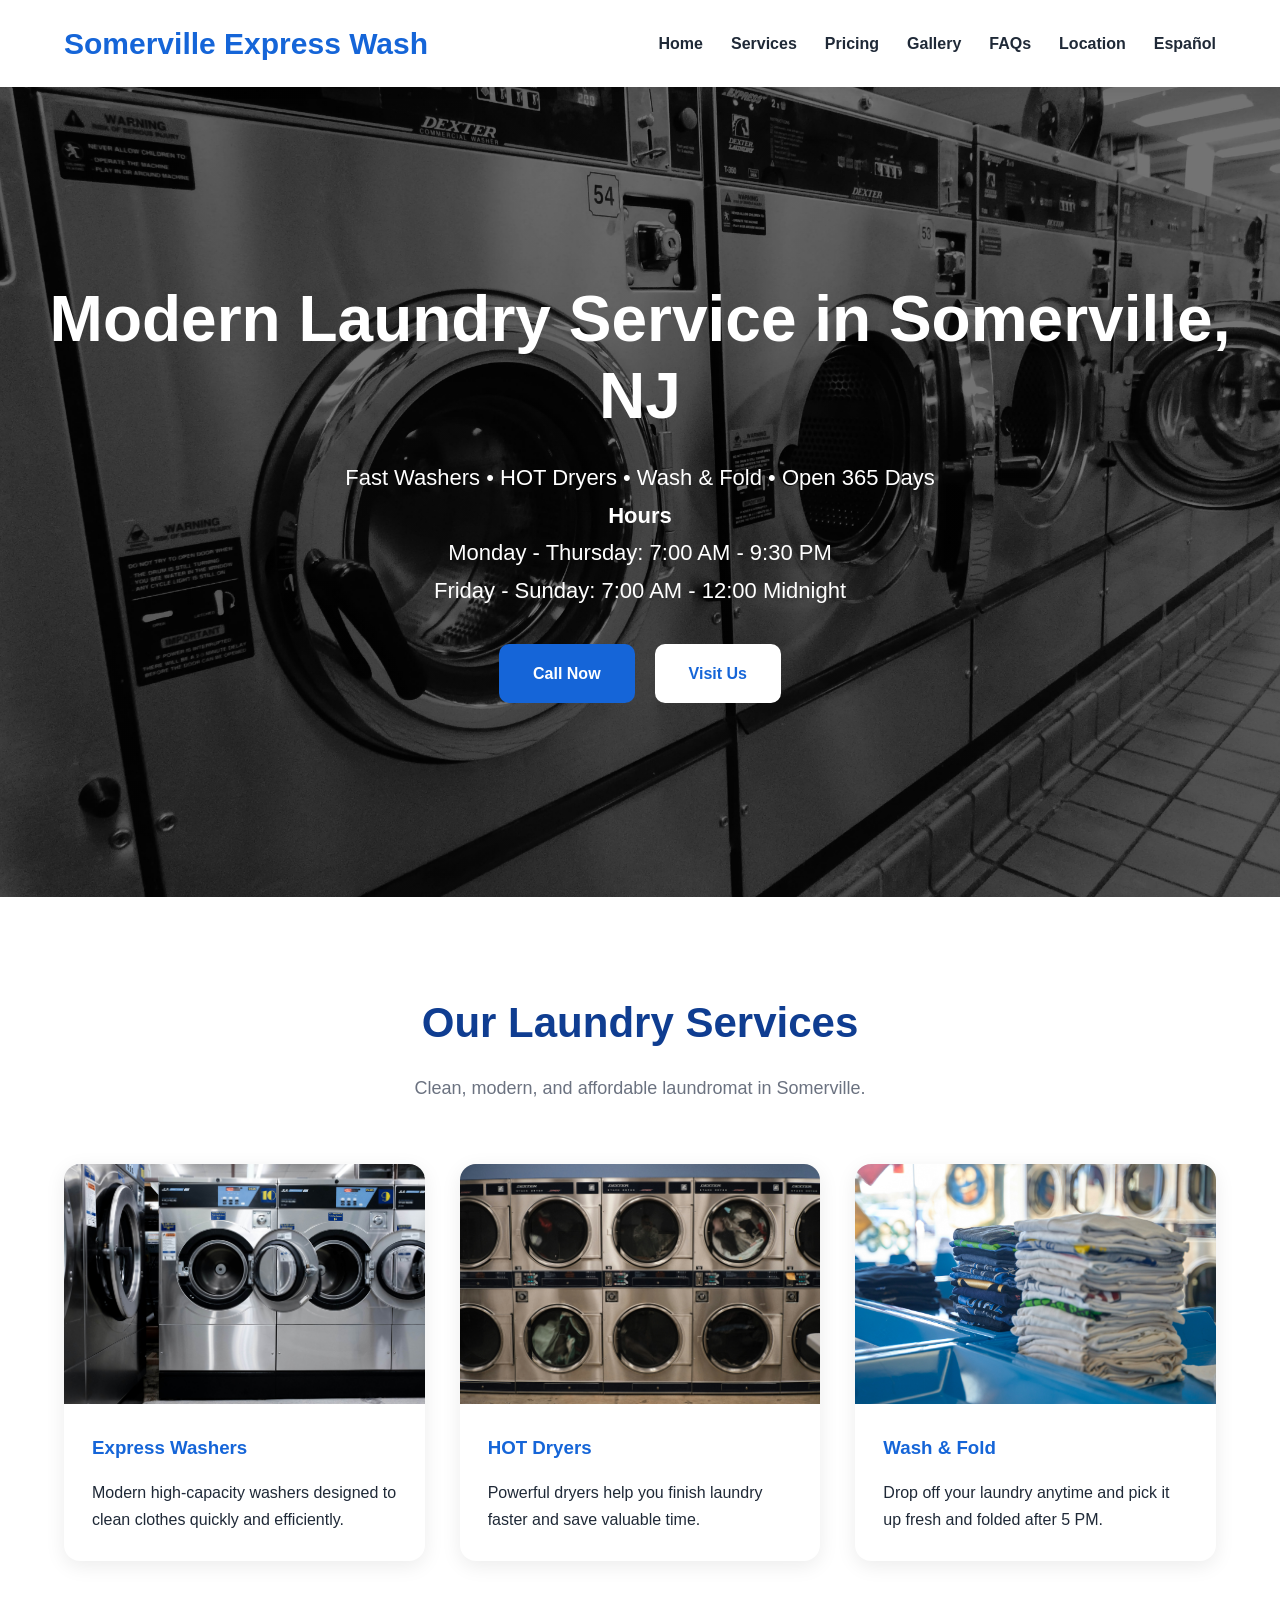
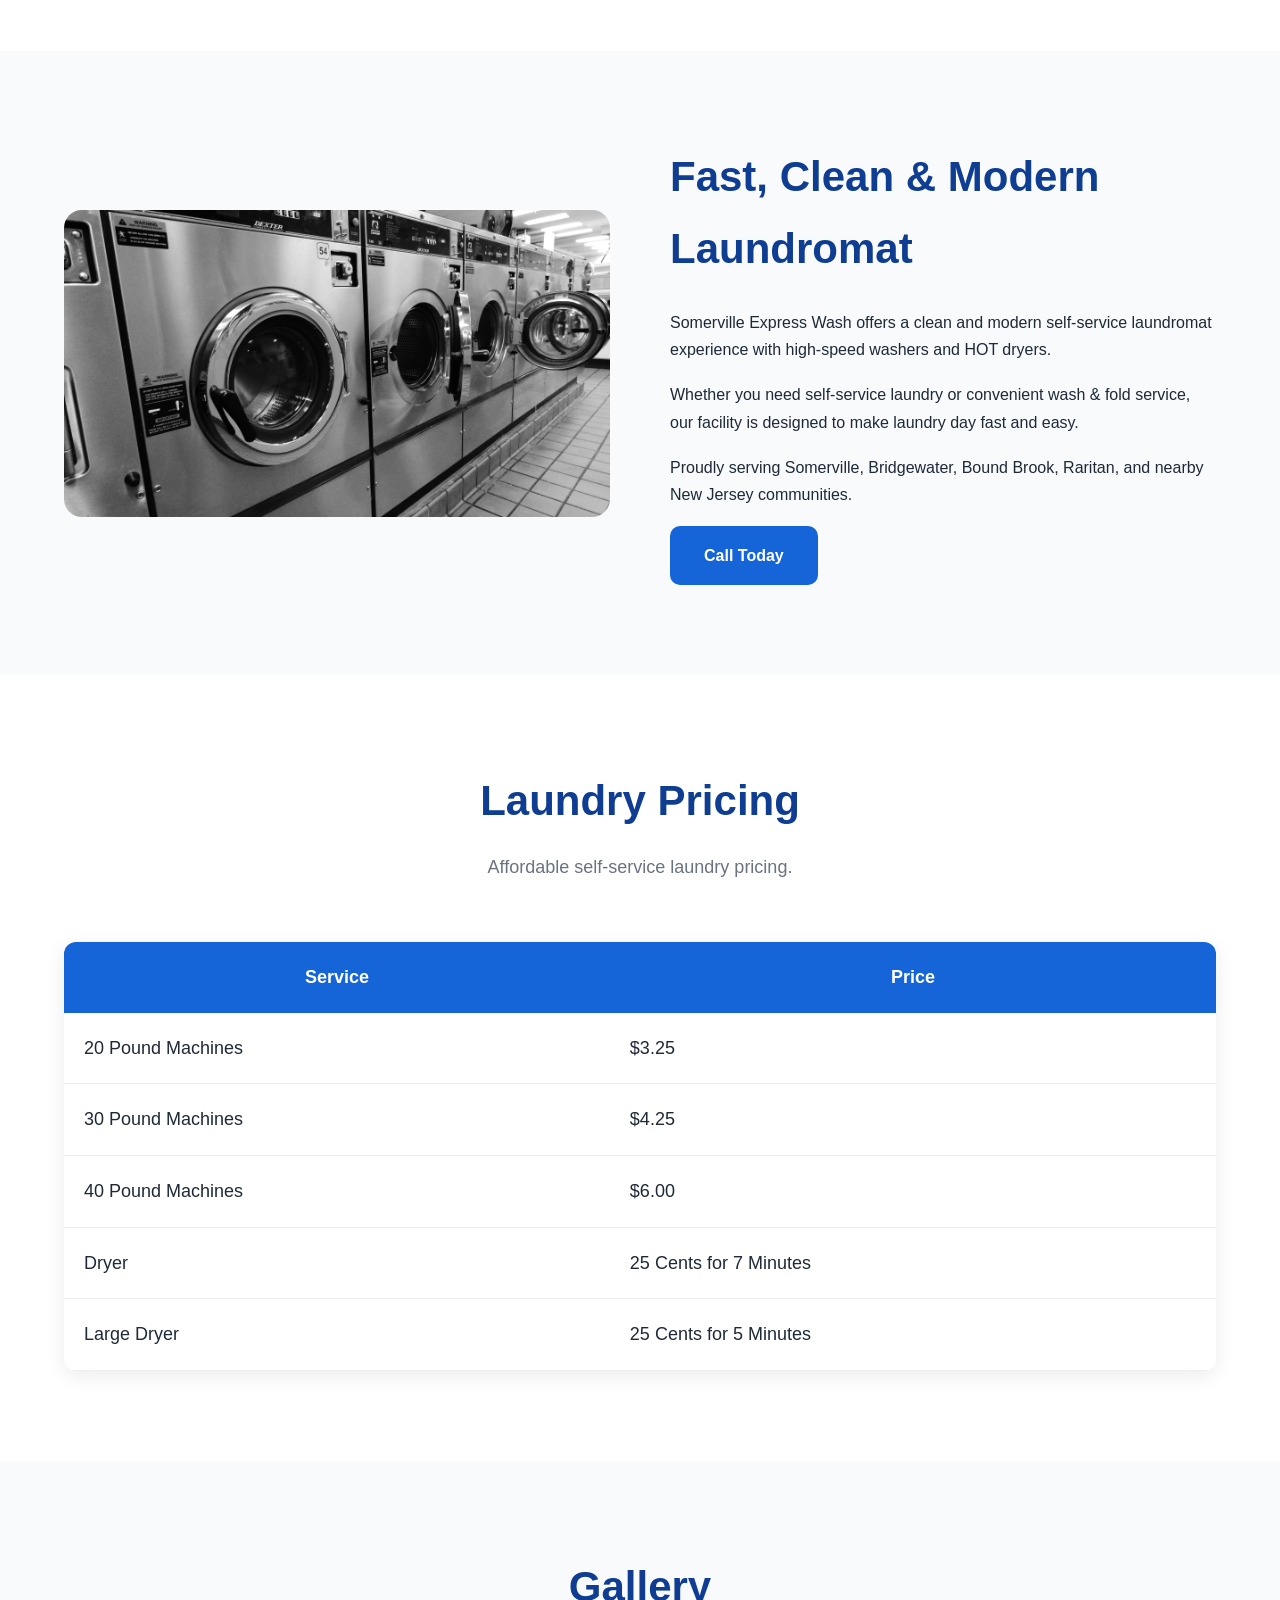
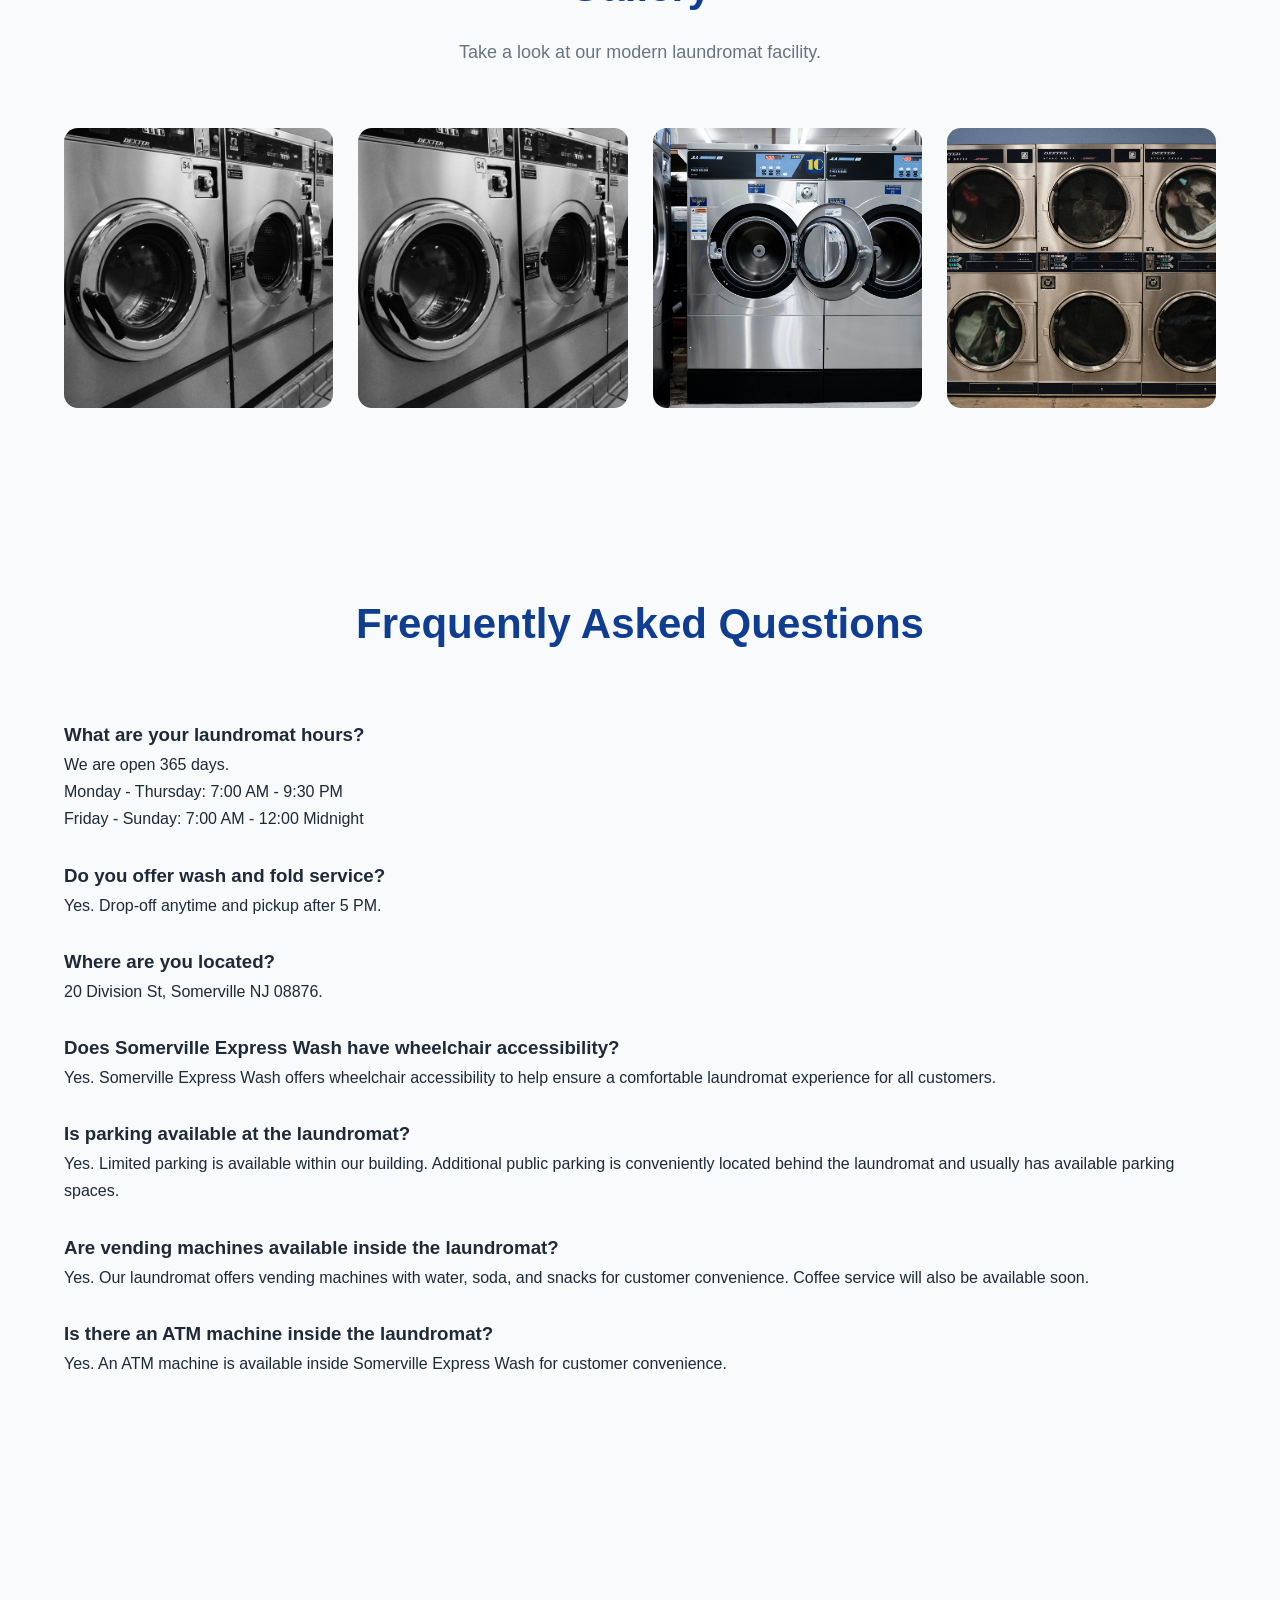
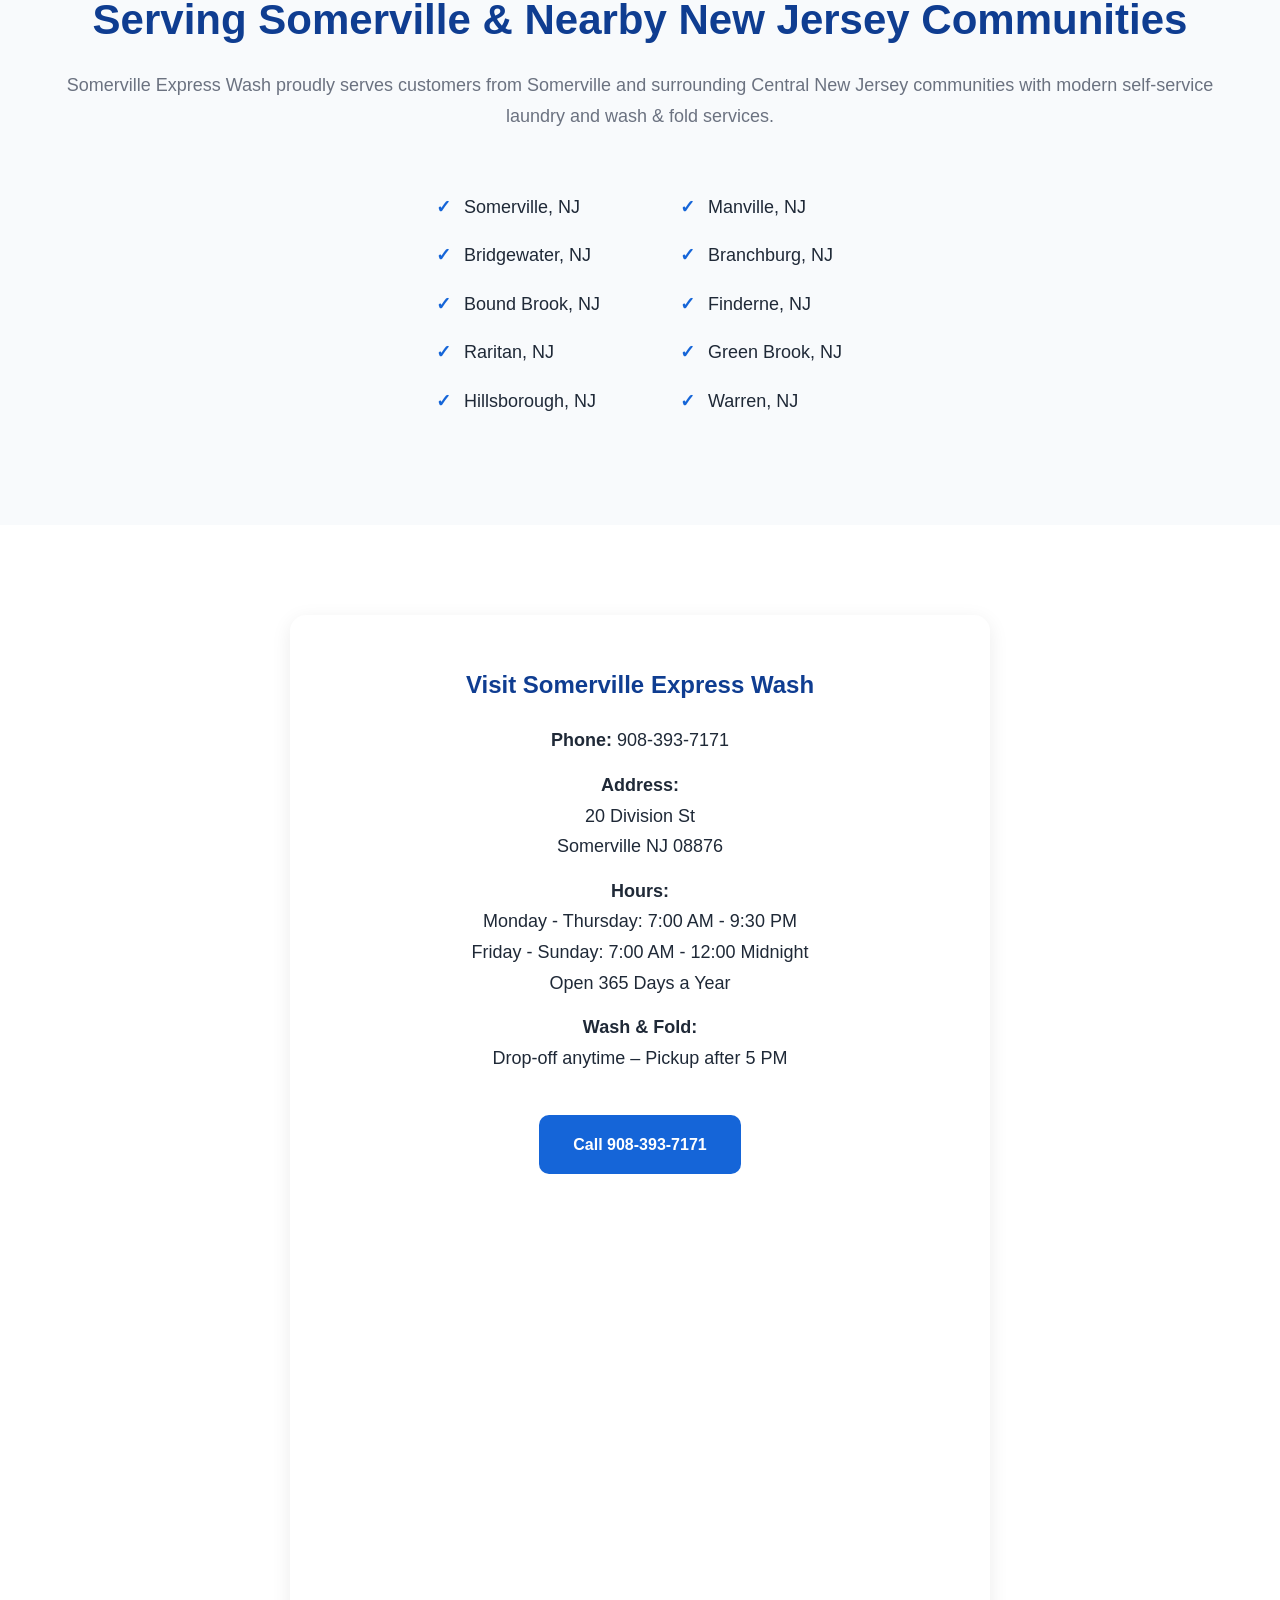
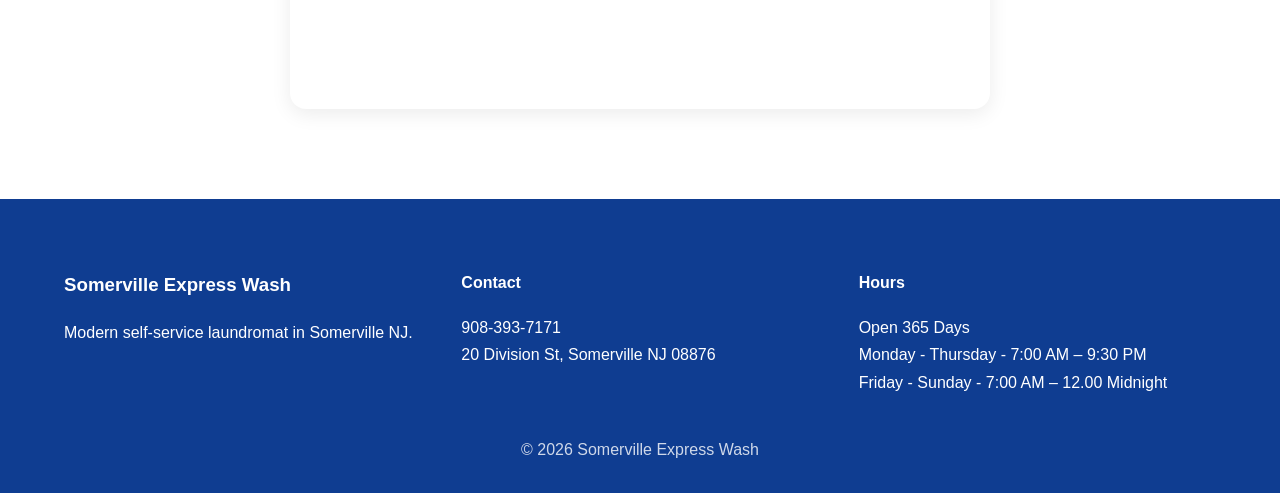
<file: index.html>
<!DOCTYPE html>
<html lang="en">
	<head>

	  <meta charset="UTF-8">

	  <meta name="viewport"
	        content="width=device-width, initial-scale=1.0">

	  <title>
	    Somerville Express Wash | Laundry Service in Somerville NJ
	  </title>

	  <meta name="description"
	        content="Modern self-service laundromat in Somerville NJ with HOT dryers, express washers, and wash & fold service. Open 365 days.">

	  <meta name="keywords"
	        content="laundromat Somerville NJ, wash and fold Somerville, laundry near me, self service laundromat, laundry service Somerville">

	  <meta name="robots"
	        content="index, follow, max-image-preview:large">

	  <!-- Canonical -->

	  <link rel="canonical"
	        href="https://somervillewash.com/">

	  <!-- Open Graph -->
	  <link rel="alternate"
	         hreflang="es"
	         href="https://somervillewash.com/es/">

	   <link rel="alternate"
	         hreflang="en"
	         href="https://somervillewash.com/">

	  <meta property="og:type"
	        content="website">

	  <meta property="og:title"
	        content="Somerville Express Wash | Modern Laundry Service in Somerville NJ">

	  <meta property="og:description"
	        content="Modern self-service laundromat in Somerville NJ with HOT dryers, express washers, and wash & fold service.">

	  <meta property="og:url"
	        content="https://somervillewash.com/">

	  <meta property="og:site_name"
	        content="Somerville Express Wash">

	  <meta property="og:image"
	        content="https://somervillewash.com/assets/images/hero-laundry.jpg">

	  <!-- Twitter -->

	  <meta name="twitter:card"
	        content="summary_large_image">

	  <meta name="twitter:title"
	        content="Somerville Express Wash">

	  <meta name="twitter:description"
	        content="Modern self-service laundromat in Somerville NJ.">

	  <meta name="twitter:image"
	        content="https://somervillewash.com/assets/images/hero-laundry.jpg">

	  <!-- Geo -->

	  <meta name="geo.region"
	        content="US-NJ">

	  <meta name="geo.placename"
	        content="Somerville">

	  <meta name="geo.position"
	        content="40.5682224;-74.6131174">

	  <meta name="ICBM"
	        content="40.5682224, -74.6131174">

	  <!-- Theme -->

	  <meta name="theme-color"
	        content="#1565d8">

	  <!-- Local Business Schema -->
	  
	  <script type="application/ld+json">
	  {
	    "@context":"https://schema.org",
	    "@type":"WebSite",
	    "url":"https://somervillewash.com",
	    "name":"Somerville Express Wash"
	  }
	  </script>

	  <script type="application/ld+json">
	  {
	    "@context": "https://schema.org",
	    "@type": "DryCleaningOrLaundry",

	    "name": "Somerville Express Wash",

	    "image": "https://somervillewash.com/assets/images/hero-laundry.jpg",

	    "@id": "https://somervillewash.com",

	    "url": "https://somervillewash.com",

	    "telephone": "+1-908-393-7171",

	    "priceRange": "$",

	    "address": {
	      "@type": "PostalAddress",
	      "streetAddress": "20 Division St",
	      "addressLocality": "Somerville",
	      "addressRegion": "NJ",
	      "postalCode": "08876",
	      "addressCountry": "US"
	    },

	    "geo": {
	      "@type": "GeoCoordinates",
	      "latitude": 40.5682224,
	      "longitude": -74.6131174
	    },

	    "openingHoursSpecification": [

	      {
	        "@type": "OpeningHoursSpecification",
	        "dayOfWeek": [
	          "Monday",
	          "Tuesday",
	          "Wednesday",
	          "Thursday"
	        ],
	        "opens": "07:00",
	        "closes": "21:30"
	      },

	      {
	        "@type": "OpeningHoursSpecification",
	        "dayOfWeek": [
	          "Friday",
	          "Saturday",
	          "Sunday"
	        ],
	        "opens": "07:00",
	        "closes": "24:00"
	      }

	    ],

	    "sameAs": []

	  }
	  </script>

	  <!-- FAQ Schema -->

	  <script type="application/ld+json">
	  {
	    "@context": "https://schema.org",

	    "@type": "FAQPage",

	    "mainEntity": [

		{
		  "@type": "Question",

		  "name": "What are your laundromat hours?",

		  "acceptedAnswer": {
		    "@type": "Answer",

		    "text": "Somerville Express Wash is open 365 days. Timings are Monday - Thursday from 7:00 AM to 9:30 PM. Friday, Saturday, Sunday from 7.00 AM to 12.00 AM"
		  }
		},

		{
		  "@type": "Question",

		  "name": "Do you offer wash and fold service?",

		  "acceptedAnswer": {
		    "@type": "Answer",

		    "text": "Yes. Customers can drop off laundry anytime and pick it up after 5 PM."
		  }
		},

		{
		  "@type": "Question",

		  "name": "Where are you located?",

		  "acceptedAnswer": {
		    "@type": "Answer",

		    "text": "We are located at 20 Division St, Somerville NJ 08876."
		  }
		},
		
	      {
	        "@type": "Question",

	        "name": "Does Somerville Express Wash have wheelchair accessibility?",

	        "acceptedAnswer": {
	          "@type": "Answer",

	          "text": "Yes. Somerville Express Wash offers wheelchair accessibility to help ensure a comfortable laundromat experience for all customers."
	        }
	      },

	      {
	        "@type": "Question",

	        "name": "Is parking available at the laundromat?",

	        "acceptedAnswer": {
	          "@type": "Answer",

	          "text": "Yes. Limited parking is available within our building. Additional public parking is conveniently located behind the laundromat and usually has available parking spaces."
	        }
	      },

	      {
	        "@type": "Question",

	        "name": "Are vending machines available inside the laundromat?",

	        "acceptedAnswer": {
	          "@type": "Answer",

	          "text": "Yes. Our laundromat offers vending machines with water, soda, and snacks for customer convenience. Coffee service will also be available soon."
	        }
	      },

	      {
	        "@type": "Question",

	        "name": "Is there an ATM machine inside the laundromat?",

	        "acceptedAnswer": {
	          "@type": "Answer",

	          "text": "Yes. An ATM machine is available inside Somerville Express Wash for customer convenience."
	        }
	      }

	    ]
	  }
	  </script>

    <style>

      * {
        margin: 0;
        padding: 0;
        box-sizing: border-box;
      }

      html {
        scroll-behavior: smooth;
      }

      body {
        font-family: Arial, sans-serif;
        color: #1f2937;
        line-height: 1.7;
        background: #ffffff;
      }

      img {
        max-width: 100%;
        display: block;
      }

      .container {
        width: 90%;
        max-width: 1200px;
        margin: auto;
      }

      /* HEADER */

      .site-header {
        position: sticky;
        top: 0;
        z-index: 999;
        background: #ffffff;
        box-shadow: 0 2px 12px rgba(0,0,0,0.08);
      }

      .nav-wrapper {
        display: flex;
        justify-content: space-between;
        align-items: center;
        padding: 18px 0;
      }

      .logo {
        font-size: 30px;
        font-weight: bold;
        color: #1565d8;
      }

      .nav-links {
        display: flex;
        list-style: none;
        gap: 28px;
      }

      .nav-links a {
        text-decoration: none;
        color: #1f2937;
        font-weight: 600;
        transition: 0.3s;
      }

      .nav-links a:hover {
        color: #1565d8;
      }

      /* HERO */

      .hero {
        min-height: 90vh;
        background:
          linear-gradient(rgba(0,0,0,0.55), rgba(0,0,0,0.55)),
          url('assets/images/hero-laundry.jpg');
        background-size: cover;
        background-position: center;
        display: flex;
        align-items: center;
        text-align: center;
        color: white;
      }

      .hero-content {
        width: 100%;
      }

      .hero h1 {
        font-size: 64px;
        line-height: 1.2;
        margin-bottom: 25px;
      }

      .hero p {
        font-size: 22px;
        margin-bottom: 35px;
      }

      .hero-buttons {
        display: flex;
        justify-content: center;
        gap: 20px;
      }

      .btn-primary,
      .btn-secondary {
        display: inline-block;
        padding: 16px 34px;
        border-radius: 10px;
        text-decoration: none;
        font-weight: bold;
        transition: 0.3s;
      }

      .btn-primary {
        background: #1565d8;
        color: white;
      }

      .btn-primary:hover {
        background: #0f4cb0;
      }

      .btn-secondary {
        background: white;
        color: #1565d8;
      }

      .btn-secondary:hover {
        background: #eaf3ff;
      }

      /* SECTION */

      .section {
        padding: 90px 0;
      }

      .section-title {
        text-align: center;
        margin-bottom: 60px;
      }

      .section-title h2 {
        font-size: 42px;
        margin-bottom: 15px;
        color: #0f3d91;
      }

      .section-title p {
        color: #6b7280;
        font-size: 18px;
      }

      /* FEATURES */

      .feature-grid {
        display: grid;
        grid-template-columns: repeat(auto-fit, minmax(280px, 1fr));
        gap: 35px;
      }

      .feature-card {
        background: white;
        border-radius: 16px;
        overflow: hidden;
        box-shadow: 0 5px 20px rgba(0,0,0,0.08);
        transition: 0.3s;
      }

      .feature-card:hover {
        transform: translateY(-6px);
      }

      .feature-card img {
        height: 240px;
        width: 100%;
        object-fit: cover;
      }

      .feature-content {
        padding: 28px;
      }

      .feature-content h3 {
        margin-bottom: 15px;
        color: #1565d8;
      }

      /* ABOUT */

      .gray-bg {
        background: #f8fafc;
      }

      .two-column {
        display: grid;
        grid-template-columns: 1fr 1fr;
        gap: 60px;
        align-items: center;
      }

      .rounded-image {
        border-radius: 18px;
      }

      .about-text h2 {
        font-size: 42px;
        margin-bottom: 25px;
        color: #0f3d91;
      }

      .about-text p {
        margin-bottom: 18px;
      }

      /* PRICING */

      .pricing-table {
        width: 100%;
        border-collapse: collapse;
        background: white;
        box-shadow: 0 5px 20px rgba(0,0,0,0.08);
        border-radius: 12px;
        overflow: hidden;
      }

      .pricing-table th {
        background: #1565d8;
        color: white;
        padding: 20px;
        font-size: 18px;
      }

      .pricing-table td {
        padding: 20px;
        border-bottom: 1px solid #eee;
        font-size: 18px;
      }

      .pricing-table tr:hover {
        background: #f8fafc;
      }

      /* GALLERY */

      .gallery-grid {
        display: grid;
        grid-template-columns: repeat(auto-fit, minmax(250px, 1fr));
        gap: 25px;
      }

      .gallery-grid img {
        border-radius: 14px;
        height: 280px;
        width: 100%;
        object-fit: cover;
        transition: 0.3s;
      }

      .gallery-grid img:hover {
        transform: scale(1.03);
      }

      /* CONTACT */

      .contact-box {
        background: white;
        padding: 50px;
        border-radius: 16px;
        box-shadow: 0 5px 20px rgba(0,0,0,0.08);
        text-align: center;
        max-width: 700px;
        margin: auto;
      }

      .contact-box h2 {
        margin-bottom: 20px;
        color: #0f3d91;
      }

      .contact-box p {
        margin-bottom: 14px;
        font-size: 18px;
      }

      /* FOOTER */

      .site-footer {
        background: #0f3d91;
        color: white;
        padding: 70px 0 30px;
      }

      .footer-grid {
        display: grid;
        grid-template-columns: repeat(auto-fit, minmax(250px, 1fr));
        gap: 40px;
      }

      .footer-grid h3,
      .footer-grid h4 {
        margin-bottom: 18px;
      }

      .copyright {
        text-align: center;
        margin-top: 40px;
        opacity: 0.8;
      }

      /* MOBILE */

      @media(max-width: 768px) {

        .nav-wrapper {
          flex-direction: column;
          gap: 20px;
        }

        .nav-links {
          flex-wrap: wrap;
          justify-content: center;
          gap: 16px;
        }

        .hero h1 {
          font-size: 42px;
        }

        .hero p {
          font-size: 18px;
        }

        .hero-buttons {
          flex-direction: column;
          align-items: center;
        }

        .two-column {
          grid-template-columns: 1fr;
        }

        .section-title h2 {
          font-size: 34px;
        }

        .about-text h2 {
          font-size: 34px;
        }

        .contact-box {
          padding: 30px;
        }

      }

	  .phone-link {
	    color: #1565d8;
	    font-weight: bold;
	    text-decoration: none;
	  }

	  .phone-link:hover {
	    text-decoration: underline;
	  }
	  
	  .service-area-wrapper {
	    margin-top: 40px;
	    display: flex;
	    justify-content: center;
	  }

	  .service-area-list {
	    columns: 2;
	    column-gap: 80px;
	    list-style: none;
	    padding: 0;
	    margin: 0;
	  }

	  .service-area-list li {
	    position: relative;
	    padding-left: 28px;
	    margin-bottom: 18px;
	    font-size: 18px;
	    color: #1f2937;
	    font-weight: 500;
	  }

	  .service-area-list li::before {
	    content: "✓";
	    position: absolute;
	    left: 0;
	    color: #1565d8;
	    font-weight: bold;
	  }

	  @media(max-width: 768px) {

	    .service-area-list {
	      columns: 1;
	    }

	  }
    </style>

  </head>

<body>
  <!-- HEADER -->

  <header class="site-header">

    <div class="container nav-wrapper">

      <div class="logo">
        Somerville Express Wash
      </div>

      <ul class="nav-links">

        <li><a href="#home">Home</a></li>

        <li><a href="#services">Services</a></li>

        <li><a href="#pricing">Pricing</a></li>

        <li><a href="#gallery">Gallery</a></li>
		
		<li><a href="#faq">FAQs</a></li>


        <li><a href="#contact">Location</a></li>

		<li><a href="/es/"> Español</a></li>

      </ul>

    </div>

  </header>

  <!-- HERO -->

  <section class="hero" id="home">

    <div class="container hero-content">

      <h1>
        Modern Laundry Service in Somerville, NJ
      </h1>

      <p>
        Fast Washers • HOT Dryers • Wash & Fold • Open 365 Days
      
	  <BR>
		<B>Hours</B>
		<BR>
	  Monday - Thursday: 7:00 AM - 9:30 PM
	  <br>
	  Friday - Sunday: 7:00 AM - 12:00 Midnight
	  
	  </p>
      <div class="hero-buttons">

        <a href="tel:9083937171" class="btn-primary">
          Call Now
        </a>

        <a href="#contact" class="btn-secondary">
          Visit Us
        </a>

      </div>

    </div>

  </section>

  <!-- SERVICES -->

  <section class="section" id="services">

    <div class="container">

      <div class="section-title">

        <h2>Our Laundry Services</h2>

        <p>
          Clean, modern, and affordable laundromat in Somerville.
        </p>

      </div>

      <div class="feature-grid">

        <div class="feature-card">

          <img src="assets/images/modern-washers.jpg"
               alt="Modern laundromat in Somerville NJ">

          <div class="feature-content">

            <h3>Express Washers</h3>

            <p>
              Modern high-capacity washers designed to clean clothes quickly and efficiently.
            </p>

          </div>

        </div>

        <div class="feature-card">

          <img src="assets/images/clean-dryers.jpg"
               alt="Somerville Express Wash HOT dryer">

          <div class="feature-content">

            <h3>HOT Dryers</h3>

            <p>
              Powerful dryers help you finish laundry faster and save valuable time.
            </p>

          </div>

        </div>

        <div class="feature-card">

          <img src="assets/images/wash-fold-service.jpg"
               alt="Wash and Fold Service at Somerville Express Wash">

          <div class="feature-content">

            <h3>Wash & Fold</h3>

            <p>
              Drop off your laundry anytime and pick it up fresh and folded after 5 PM.
            </p>

          </div>

        </div>

      </div>

    </div>

  </section>

  <!-- ABOUT -->

  <section class="section gray-bg">

    <div class="container two-column">

      <div>

        <img src="assets/images/laundry-interior.jpg"
             alt="Somerville Express wash Interior photo"
             class="rounded-image">

      </div>

      <div class="about-text">

        <h2>
          Fast, Clean & Modern Laundromat
        </h2>

        <p>
          Somerville Express Wash offers a clean and modern self-service laundromat experience with high-speed washers and HOT dryers.
        </p>

        <p>
          Whether you need self-service laundry or convenient wash & fold service, our facility is designed to make laundry day fast and easy.
        </p>

        <p>
          Proudly serving Somerville, Bridgewater, Bound Brook, Raritan, and nearby New Jersey communities.
        </p>

        <a href="tel:9083937171" class="btn-primary">
          Call Today
        </a>

      </div>

    </div>

  </section>

  <!-- PRICING -->

  <section class="section" id="pricing">

    <div class="container">

      <div class="section-title">

        <h2>Laundry Pricing</h2>

        <p>
          Affordable self-service laundry pricing.
        </p>

      </div>

      <table class="pricing-table">

        <thead>

          <tr>
            <th>Service</th>
            <th>Price</th>
          </tr>

        </thead>

        <tbody>

          <tr>
            <td>20 Pound Machines</td>
            <td>$3.25</td>
          </tr>

          <tr>
            <td>30 Pound Machines</td>
            <td>$4.25</td>
          </tr>

          <tr>
            <td>40 Pound Machines</td>
            <td>$6.00</td>
          </tr>

          <tr>
            <td>Dryer</td>
            <td>25 Cents for 7 Minutes</td>
          </tr>

          <tr>
            <td>Large Dryer</td>
            <td>25 Cents for 5 Minutes</td>
          </tr>

        </tbody>

      </table>

    </div>

  </section>

  <!-- GALLERY -->

  <section class="section gray-bg" id="gallery">

    <div class="container">

      <div class="section-title">

        <h2>Gallery</h2>

        <p>
          Take a look at our modern laundromat facility.
        </p>

      </div>

      <div class="gallery-grid">

        <img src="assets/images/hero-laundry.jpg"
             alt="Somerville Express wash Laundry Facility">

        <img src="assets/images/laundry-interior.jpg"
             alt="Somerville Express wash Laundry Interior">

        <img src="assets/images/modern-washers.jpg"
             alt="Somerville Express wash Modern Washers">

        <img src="assets/images/clean-dryers.jpg"
             alt="Somerville Express wash Clean Dryers">

      </div>

    </div>

  </section>
  
  <section class="section gray-bg" id="faq">

    <div class="container">
      <div class="section-title">
        <h2>Frequently Asked Questions </h2>
      </div>

      <div class="faq-item">
        <h3>What are your laundromat hours?</h3>
        <p>
          We are open 365 days.	<BR>Monday - Thursday: 7:00 AM - 9:30 PM
			<br>
			Friday - Sunday: 7:00 AM - 12:00 Midnight
        </p><br>
      </div>

      <div class="faq-item">
        <h3>Do you offer wash and fold service?</h3>
        <p>
          Yes. Drop-off anytime and pickup after 5 PM.
        </p><br>
      </div>

      <div class="faq-item">
        <h3>Where are you located?</h3>
        <p>
          20 Division St, Somerville NJ 08876.
        </p><br>
      </div>
	  
	  <div class="faq-item">

	    <h3>
	      Does Somerville Express Wash have wheelchair accessibility?
	    </h3>

	    <p>
	      Yes. Somerville Express Wash offers wheelchair accessibility to help ensure a comfortable laundromat experience for all customers.
	    </p><br>

	  </div>

	  <div class="faq-item">

	    <h3>
	      Is parking available at the laundromat?
	    </h3>

	    <p>
	      Yes. Limited parking is available within our building. Additional public parking is conveniently located behind the laundromat and usually has available parking spaces.
	    </p><br>

	  </div>

	  <div class="faq-item">

	    <h3>
	      Are vending machines available inside the laundromat?
	    </h3>

	    <p>
	      Yes. Our laundromat offers vending machines with water, soda, and snacks for customer convenience. Coffee service will also be available soon.
	    </p><br>

	  </div>

	  <div class="faq-item">

	    <h3>
	      Is there an ATM machine inside the laundromat?
	    </h3>

	    <p>
	      Yes. An ATM machine is available inside Somerville Express Wash for customer convenience.
	    </p><br>

	  </div>
    </div>

  </section>
  
  <section class="section gray-bg">

    <div class="container">

      <div class="section-title">

        <h2>
          Serving Somerville & Nearby New Jersey Communities
        </h2>

        <p>
          Somerville Express Wash proudly serves customers from Somerville and surrounding Central New Jersey communities with modern self-service laundry and wash & fold services.
        </p>

      </div>

      <div class="service-area-wrapper">

        <ul class="service-area-list">

          <li>Somerville, NJ</li>

          <li>Bridgewater, NJ</li>

          <li>Bound Brook, NJ</li>

          <li>Raritan, NJ</li>

          <li>Hillsborough, NJ</li>

          <li>Manville, NJ</li>

          <li>Branchburg, NJ</li>

          <li>Finderne, NJ</li>

          <li>Green Brook, NJ</li>

          <li>Warren, NJ</li>

        </ul>

      </div>

    </div>

  </section>

  <!-- CONTACT -->

  <section class="section" id="contact">

    <div class="container">

      <div class="contact-box">

        <h2>Visit Somerville Express Wash</h2>

        <p>
          <strong>Phone:</strong> 908-393-7171
        </p>

        <p>
          <strong>Address:</strong><br>
          20 Division St<br>
          Somerville NJ 08876
        </p>

        <p>
          <strong>Hours:</strong><br>
		  Monday - Thursday: 7:00 AM - 9:30 PM
		  <br>
		  Friday - Sunday: 7:00 AM - 12:00 Midnight
		  <br>
		  Open 365 Days a Year
         <br>
        </p>

        <p>
          <strong>Wash & Fold:</strong><br>
          Drop-off anytime – Pickup after 5 PM
        </p>

        <br>

        <a href="tel:9083937171"
           class="btn-primary">

          Call 908-393-7171

        </a><BR><BR>
		<iframe src="https://www.google.com/maps/embed?pb=!1m18!1m12!1m3!1d96986.05748062441!2d-74.76584930273437!3d40.56777799999999!2m3!1f0!2f0!3f0!3m2!1i1024!2i768!4f13.1!3m3!1m2!1s0x89c3954b00a2ad6b%3A0x2be44ab82489bf88!2sSomerville%20Express%20Wash%20Laundry!5e0!3m2!1sen!2sus!4v1779663866463!5m2!1sen!2sus" 
		width="600" height="450" style="border:0;" allowfullscreen="" loading="lazy" referrerpolicy="no-referrer-when-downgrade"></iframe>

      </div>
	  

    </div>

  </section>

  <!-- FOOTER -->

  <footer class="site-footer">

    <div class="container footer-grid">

      <div>

        <h3>Somerville Express Wash</h3>

        <p>
          Modern self-service laundromat in Somerville NJ.
        </p>

      </div>

      <div>

        <h4>Contact</h4>

        <p>908-393-7171</p>

        <p>20 Division St, Somerville NJ 08876</p>

      </div>

      <div>

        <h4>Hours</h4>

        <p>Open 365 Days</p>

        <p>Monday - Thursday - 7:00 AM – 9:30 PM</p>
		<p>Friday - Sunday - 7:00 AM – 12.00 Midnight</p>
      </div>

    </div>

    <div class="copyright">

      © 2026 Somerville Express Wash

    </div>
  </footer>

</body>
</html>
</file>
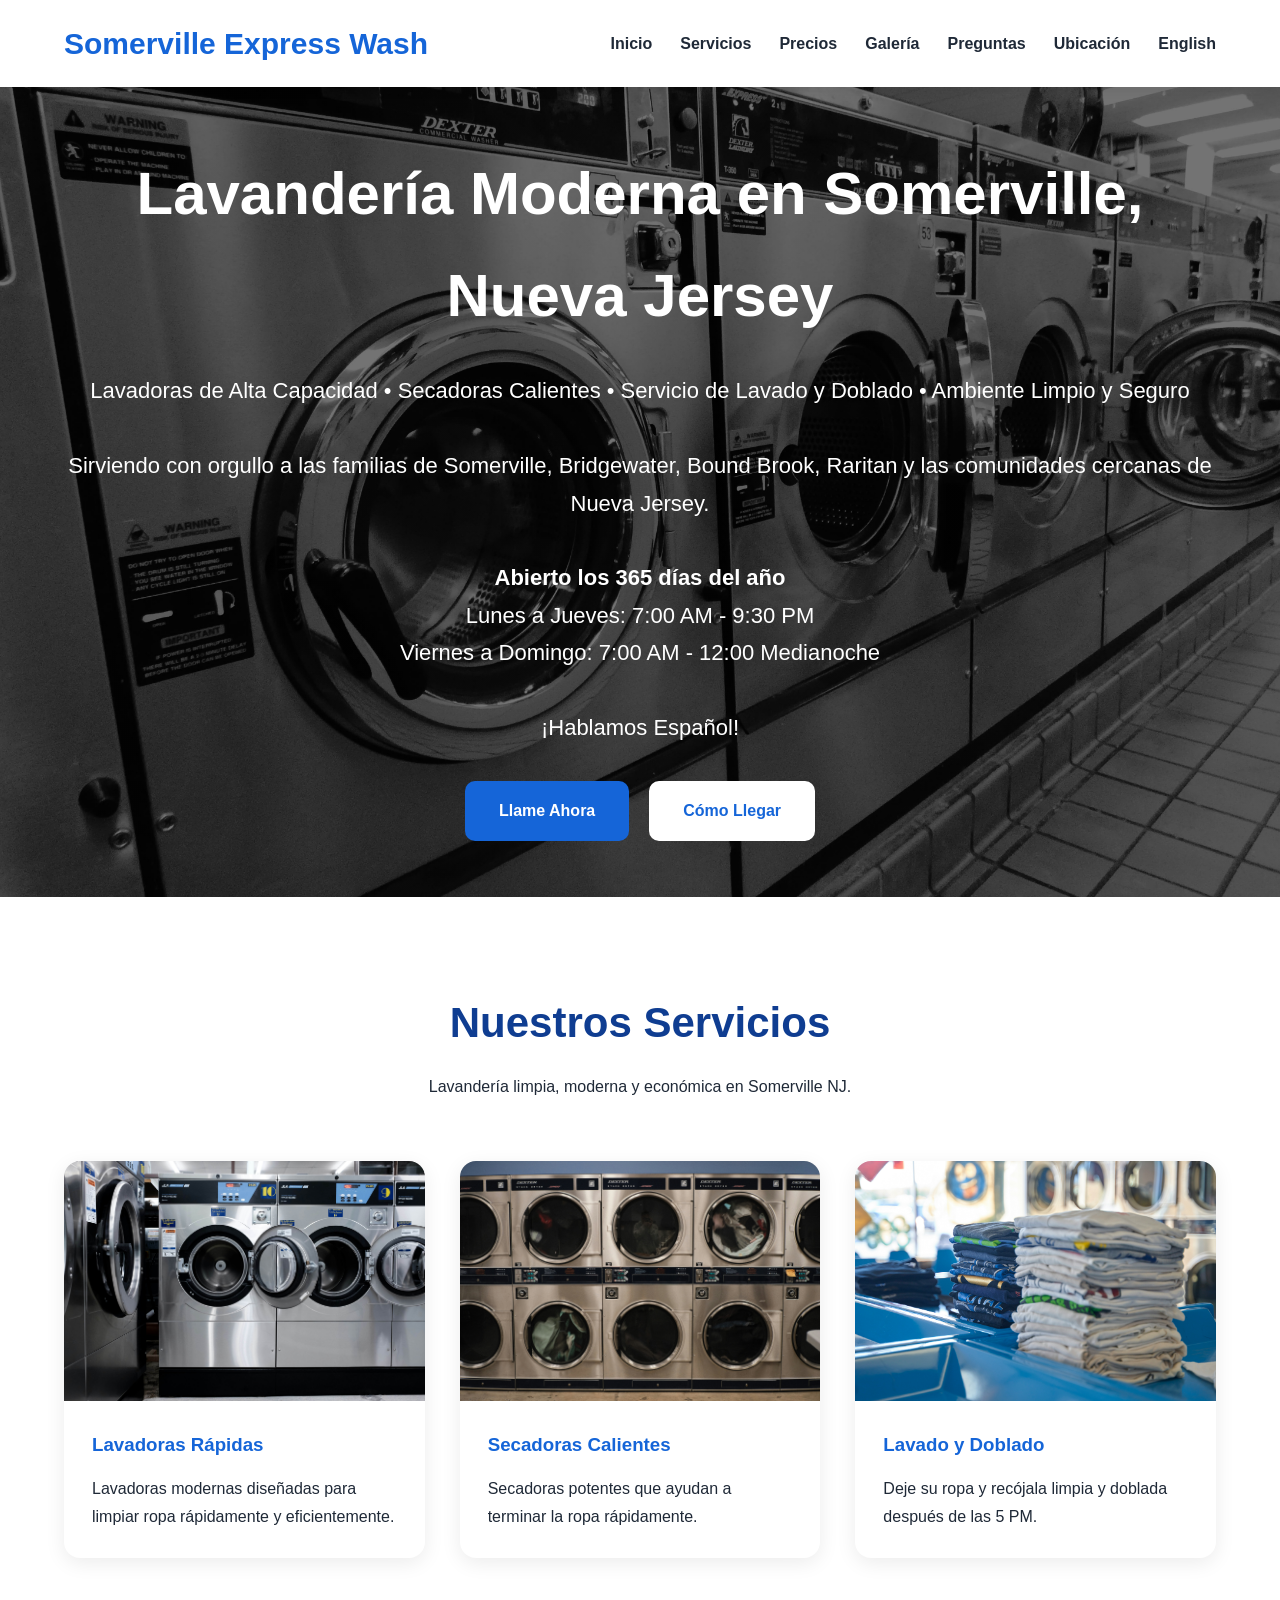
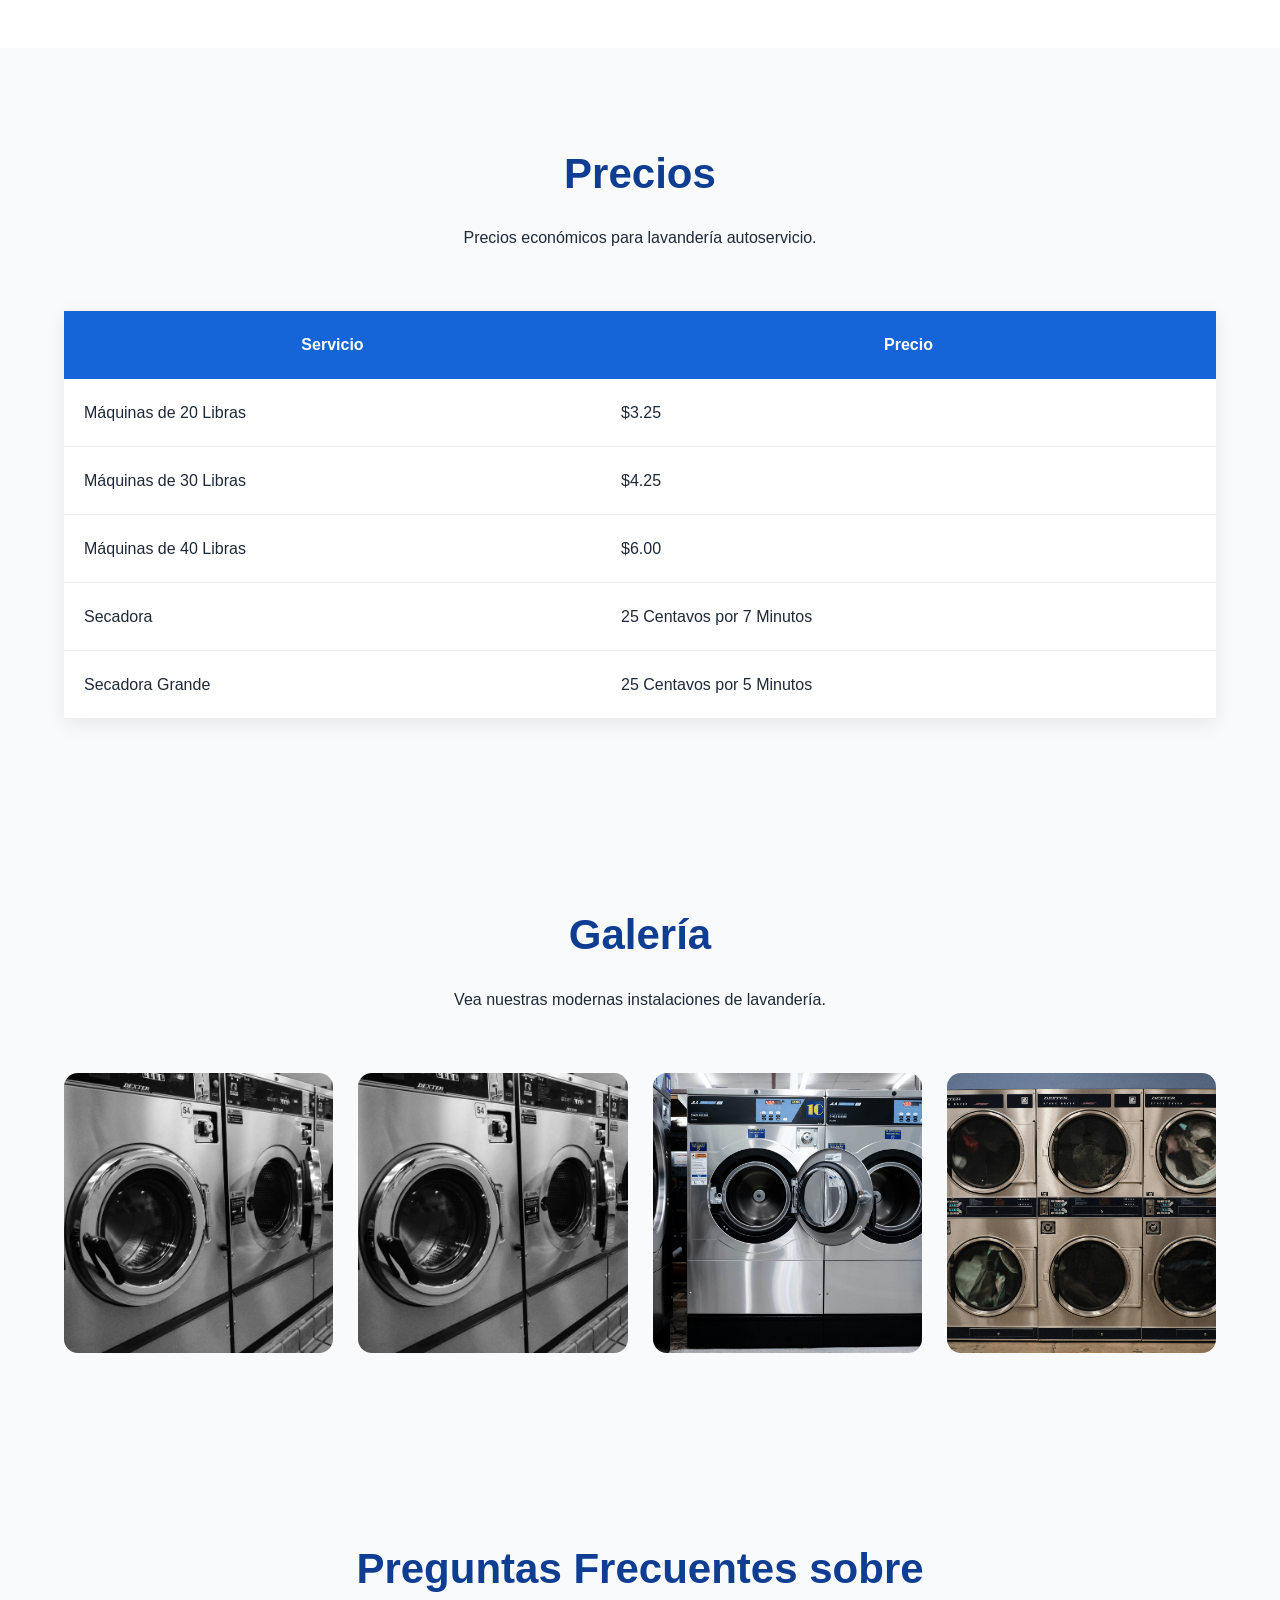
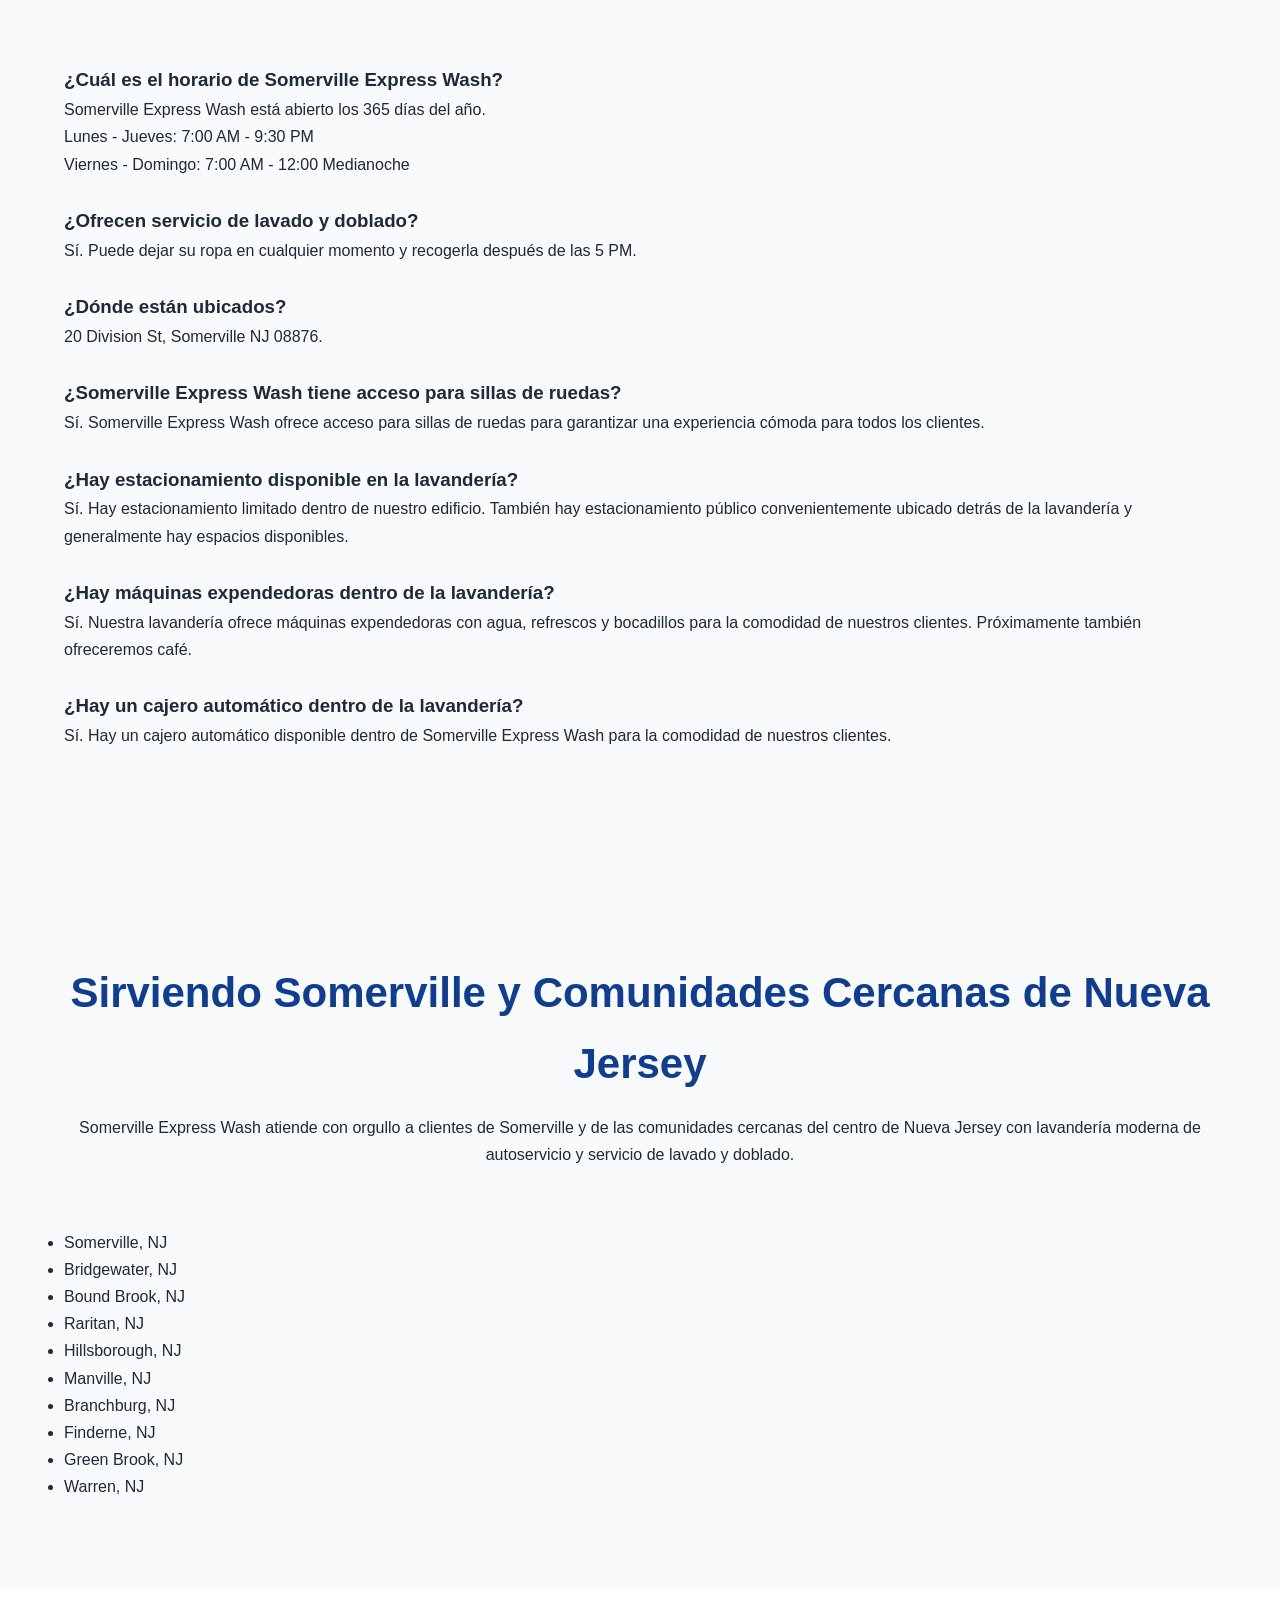
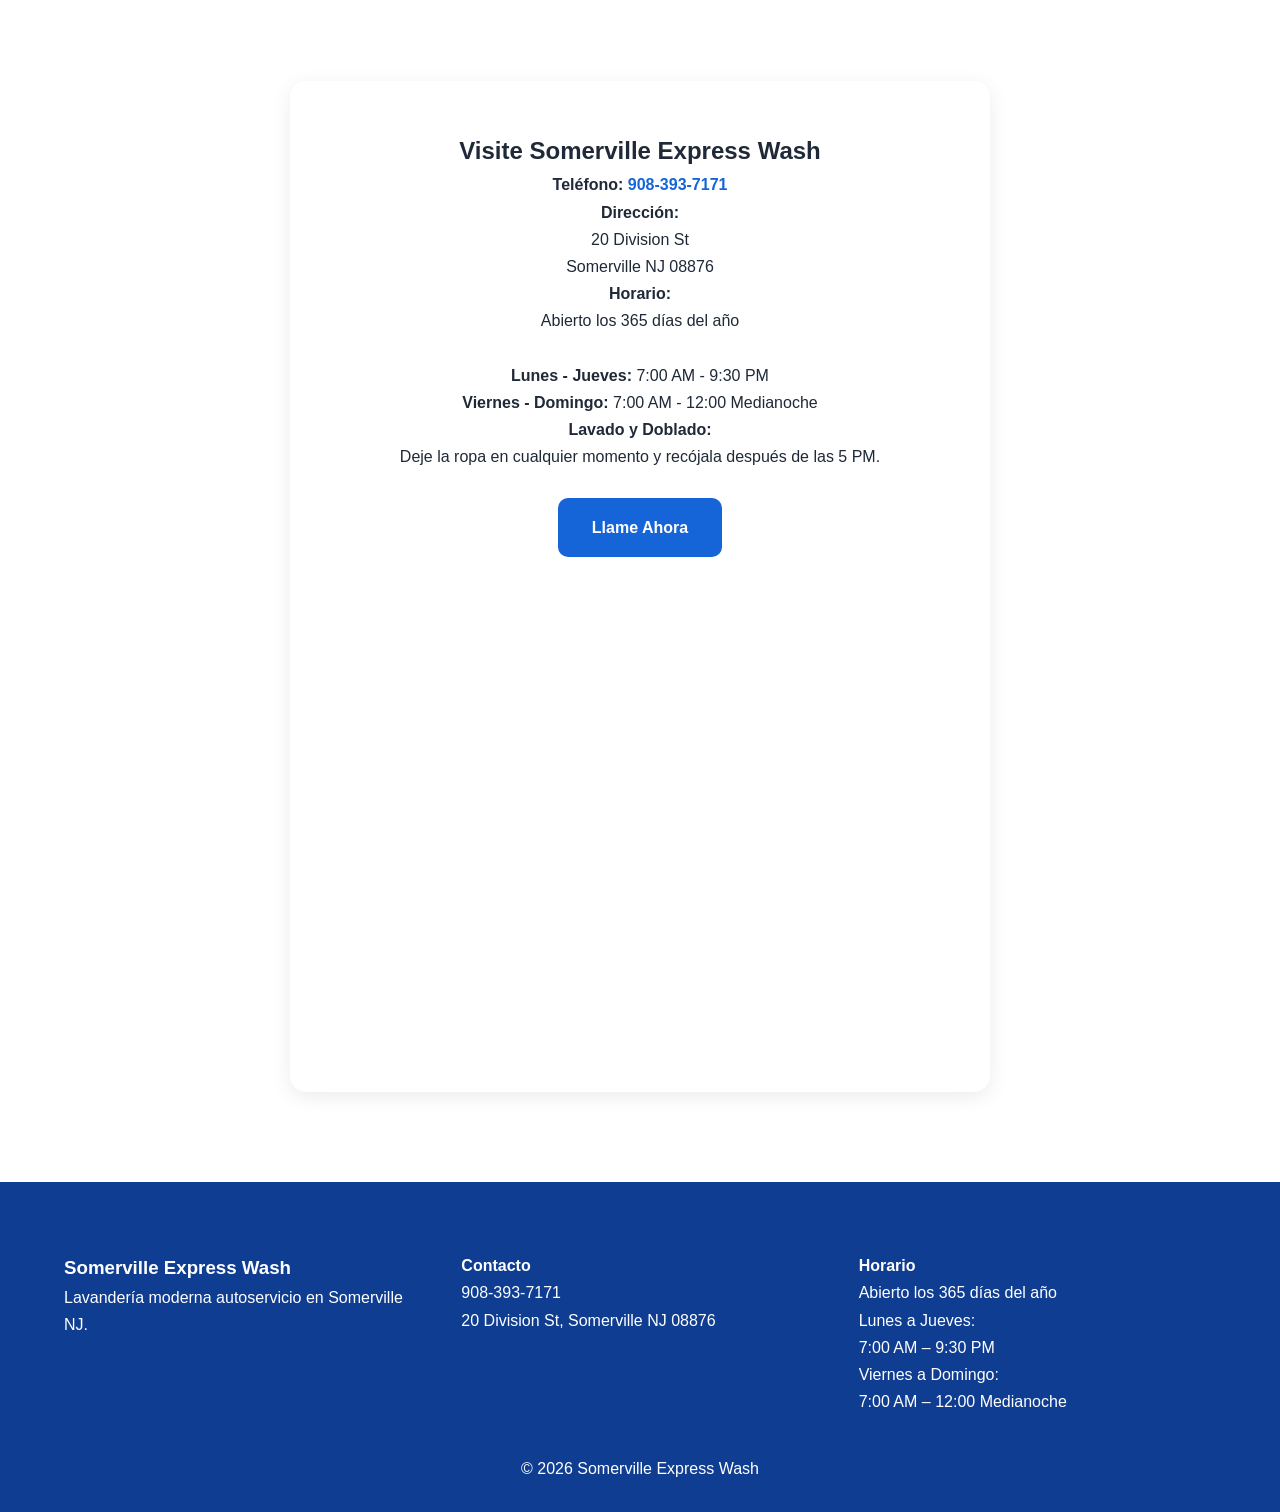
<file: es/index.html>
<!DOCTYPE html>
<html lang="es">
<head>

  <meta charset="UTF-8">

  <meta name="viewport"
        content="width=device-width, initial-scale=1.0">

  <title>
    Lavandería en Somerville NJ | Somerville Express Wash
  </title>

  <meta name="description"
        content="Lavandería moderna en Somerville NJ con lavadoras rápidas, secadoras calientes y servicio de lavado y doblado. Abierto los 365 días del año.">

  <meta name="keywords"
        content="lavandería Somerville NJ, lavado y doblado Somerville, lavandería cerca de mí, lavandería autoservicio">

  <meta name="robots"
        content="index, follow, max-image-preview:large">

  <!-- Canonical -->

  <link rel="canonical"
        href="https://somervillewash.com/es/">

  <!-- Hreflang -->

  <link rel="alternate"
        hreflang="es"
        href="https://somervillewash.com/es/">

  <link rel="alternate"
        hreflang="en"
        href="https://somervillewash.com/">

  <!-- Open Graph -->

  <meta property="og:type"
        content="website">

  <meta property="og:title"
        content="Lavandería en Somerville NJ | Somerville Express Wash">

  <meta property="og:description"
        content="Lavandería moderna en Somerville NJ con servicio de lavado y doblado y secadoras calientes.">

  <meta property="og:url"
        content="https://somervillewash.com/es/">

  <meta property="og:site_name"
        content="Somerville Express Wash">

  <meta property="og:image"
        content="https://somervillewash.com/assets/images/hero-laundry.jpg">

  <!-- Twitter -->

  <meta name="twitter:card"
        content="summary_large_image">

  <meta name="twitter:title"
        content="Lavandería en Somerville NJ">

  <meta name="twitter:description"
        content="Lavandería moderna y rápida en Somerville NJ.">

  <meta name="twitter:image"
        content="https://somervillewash.com/assets/images/hero-laundry.jpg">

  <!-- Theme -->

  <meta name="theme-color"
        content="#1565d8">

  <!-- Schema -->

  <script type="application/ld+json">
  {
    "@context":"https://schema.org",
    "@type":"WebSite",
    "url":"https://somervillewash.com/es/",
    "name":"Somerville Express Wash"
  }
  </script>

  <script type="application/ld+json">
  {
    "@context": "https://schema.org",
    "@type": "DryCleaningOrLaundry",

    "name": "Somerville Express Wash",

    "image": "https://somervillewash.com/assets/images/hero-laundry.jpg",

    "@id": "https://somervillewash.com",

    "url": "https://somervillewash.com",

    "telephone": "+1-908-393-7171",

    "priceRange": "$",

    "address": {
      "@type": "PostalAddress",
      "streetAddress": "20 Division St",
      "addressLocality": "Somerville",
      "addressRegion": "NJ",
      "postalCode": "08876",
      "addressCountry": "US"
    },

    "geo": {
      "@type": "GeoCoordinates",
      "latitude": 40.5682224,
      "longitude": -74.6131174
    },

    "openingHoursSpecification": [

      {
        "@type": "OpeningHoursSpecification",
        "dayOfWeek": [
          "Monday",
          "Tuesday",
          "Wednesday",
          "Thursday"
        ],
        "opens": "07:00",
        "closes": "21:30"
      },

      {
        "@type": "OpeningHoursSpecification",
        "dayOfWeek": [
          "Friday",
          "Saturday",
          "Sunday"
        ],
        "opens": "07:00",
        "closes": "24:00"
      }

    ],

    "sameAs": []

  }
  </script>

  <style>

    * {
      margin: 0;
      padding: 0;
      box-sizing: border-box;
    }

    html {
      scroll-behavior: smooth;
    }

    body {
      font-family: Arial, sans-serif;
      color: #1f2937;
      line-height: 1.7;
      background: #ffffff;
    }

    img {
      max-width: 100%;
      display: block;
    }

    .container {
      width: 90%;
      max-width: 1200px;
      margin: auto;
    }

    .site-header {
      position: sticky;
      top: 0;
      z-index: 999;
      background: #ffffff;
      box-shadow: 0 2px 12px rgba(0,0,0,0.08);
    }

    .nav-wrapper {
      display: flex;
      justify-content: space-between;
      align-items: center;
      padding: 18px 0;
    }

    .logo {
      font-size: 30px;
      font-weight: bold;
      color: #1565d8;
    }

    .nav-links {
      display: flex;
      list-style: none;
      gap: 28px;
    }

    .nav-links a {
      text-decoration: none;
      color: #1f2937;
      font-weight: 600;
    }

    .hero {
      min-height: 90vh;
      background:
        linear-gradient(rgba(0,0,0,0.55), rgba(0,0,0,0.55)),
        url('../assets/images/hero-laundry.jpg');

      background-size: cover;
      background-position: center;
      display: flex;
      align-items: center;
      text-align: center;
      color: white;
    }

    .hero-content {
      width: 100%;
    }

    .hero h1 {
      font-size: 60px;
      margin-bottom: 25px;
    }

    .hero p {
      font-size: 22px;
      margin-bottom: 35px;
    }

    .hero-buttons {
      display: flex;
      justify-content: center;
      gap: 20px;
    }

    .btn-primary,
    .btn-secondary {
      display: inline-block;
      padding: 16px 34px;
      border-radius: 10px;
      text-decoration: none;
      font-weight: bold;
    }

    .btn-primary {
      background: #1565d8;
      color: white;
    }

    .btn-secondary {
      background: white;
      color: #1565d8;
    }

    .section {
      padding: 90px 0;
    }

    .section-title {
      text-align: center;
      margin-bottom: 60px;
    }

    .section-title h2 {
      font-size: 42px;
      margin-bottom: 15px;
      color: #0f3d91;
    }

    .feature-grid {
      display: grid;
      grid-template-columns: repeat(auto-fit, minmax(280px, 1fr));
      gap: 35px;
    }

    .feature-card {
      background: white;
      border-radius: 16px;
      overflow: hidden;
      box-shadow: 0 5px 20px rgba(0,0,0,0.08);
    }

    .feature-card img {
      height: 240px;
      width: 100%;
      object-fit: cover;
    }

    .feature-content {
      padding: 28px;
    }

    .feature-content h3 {
      margin-bottom: 15px;
      color: #1565d8;
    }

    .gray-bg {
      background: #f8fafc;
    }

    .two-column {
      display: grid;
      grid-template-columns: 1fr 1fr;
      gap: 60px;
      align-items: center;
    }

    .rounded-image {
      border-radius: 18px;
    }

    .pricing-table {
      width: 100%;
      border-collapse: collapse;
      background: white;
      box-shadow: 0 5px 20px rgba(0,0,0,0.08);
    }

    .pricing-table th {
      background: #1565d8;
      color: white;
      padding: 20px;
    }

    .pricing-table td {
      padding: 20px;
      border-bottom: 1px solid #eee;
    }

    .gallery-grid {
      display: grid;
      grid-template-columns: repeat(auto-fit, minmax(250px, 1fr));
      gap: 25px;
    }

    .gallery-grid img {
      border-radius: 14px;
      height: 280px;
      width: 100%;
      object-fit: cover;
    }

    .contact-box {
      background: white;
      padding: 50px;
      border-radius: 16px;
      box-shadow: 0 5px 20px rgba(0,0,0,0.08);
      text-align: center;
      max-width: 700px;
      margin: auto;
    }

    .site-footer {
      background: #0f3d91;
      color: white;
      padding: 70px 0 30px;
    }

    .footer-grid {
      display: grid;
      grid-template-columns: repeat(auto-fit, minmax(250px, 1fr));
      gap: 40px;
    }

    .copyright {
      text-align: center;
      margin-top: 40px;
    }

    .phone-link {
      color: #1565d8;
      font-weight: bold;
      text-decoration: none;
    }

    @media(max-width: 768px) {

      .nav-wrapper {
        flex-direction: column;
      }

      .hero h1 {
        font-size: 42px;
      }

      .hero-buttons {
        flex-direction: column;
      }

      .two-column {
        grid-template-columns: 1fr;
      }

    }

  </style>

</head>

<body>


<header class="site-header">

  <div class="container nav-wrapper">

    <div class="logo">
      Somerville Express Wash
    </div>

    <ul class="nav-links">

      <li><a href="#home">Inicio</a></li>

      <li><a href="#services">Servicios</a></li>

      <li><a href="#pricing">Precios</a></li>

      <li><a href="#gallery">Galería</a></li>

      <li><a href="#faq">Preguntas</a></li>

      <li><a href="#contact">Ubicación</a></li>

      <li><a href="/">English</a></li>

    </ul>

  </div>

</header>

<section class="hero" id="home">

  <div class="container hero-content">

    <h1>
      Lavandería Moderna en Somerville, Nueva Jersey
    </h1>

    <p>
      Lavadoras de Alta Capacidad • Secadoras Calientes • Servicio de Lavado y Doblado • Ambiente Limpio y Seguro

      <br><br>

      Sirviendo con orgullo a las familias de Somerville, Bridgewater, Bound Brook, Raritan y las comunidades cercanas de Nueva Jersey.

      <br><br>

      <strong>Abierto los 365 días del año</strong>

      <br>

      Lunes a Jueves: 7:00 AM - 9:30 PM

      <br>

      Viernes a Domingo: 7:00 AM - 12:00 Medianoche

      <br><br>

      ¡Hablamos Español!

    </p>

    <div class="hero-buttons">

      <a href="tel:9083937171" class="btn-primary">
        Llame Ahora
      </a>

      <a href="#contact" class="btn-secondary">
        Cómo Llegar
      </a>

    </div>

  </div>

</section>

<section class="section" id="services">

  <div class="container">

    <div class="section-title">

      <h2>Nuestros Servicios</h2>

      <p>
        Lavandería limpia, moderna y económica en Somerville NJ.
      </p>

    </div>

    <div class="feature-grid">

      <div class="feature-card">

        <img src="../assets/images/modern-washers.jpg"
             alt="Lavadoras modernas en Somerville">

        <div class="feature-content">

          <h3>Lavadoras Rápidas</h3>

          <p>
            Lavadoras modernas diseñadas para limpiar ropa rápidamente y eficientemente.
          </p>

        </div>

      </div>

      <div class="feature-card">

        <img src="../assets/images/clean-dryers.jpg"
             alt="Secadoras calientes">

        <div class="feature-content">

          <h3>Secadoras Calientes</h3>

          <p>
            Secadoras potentes que ayudan a terminar la ropa rápidamente.
          </p>

        </div>

      </div>

      <div class="feature-card">

        <img src="../assets/images/wash-fold-service.jpg"
             alt="Servicio de lavado y doblado">

        <div class="feature-content">

          <h3>Lavado y Doblado</h3>

          <p>
            Deje su ropa y recójala limpia y doblada después de las 5 PM.
          </p>

        </div>

      </div>

    </div>

  </div>

</section>

<section class="section gray-bg" id="pricing">

  <div class="container">

    <div class="section-title">

      <h2>Precios</h2>

      <p>
        Precios económicos para lavandería autoservicio.
      </p>

    </div>

    <table class="pricing-table">

      <thead>

        <tr>
          <th>Servicio</th>
          <th>Precio</th>
        </tr>

      </thead>

      <tbody>

        <tr>
          <td>Máquinas de 20 Libras</td>
          <td>$3.25</td>
        </tr>

        <tr>
          <td>Máquinas de 30 Libras</td>
          <td>$4.25</td>
        </tr>

        <tr>
          <td>Máquinas de 40 Libras</td>
          <td>$6.00</td>
        </tr>

        <tr>
          <td>Secadora</td>
          <td>25 Centavos por 7 Minutos</td>
        </tr>

        <tr>
          <td>Secadora Grande</td>
          <td>25 Centavos por 5 Minutos</td>
        </tr>

      </tbody>

    </table>

  </div>

</section>

<section class="section gray-bg" id="gallery">

  <div class="container">

    <div class="section-title">

      <h2>Galería</h2>

      <p>
        Vea nuestras modernas instalaciones de lavandería.
      </p>

    </div>

    <div class="gallery-grid">

      <img src="../assets/images/hero-laundry.jpg"
           alt="Lavandería en Somerville">

      <img src="../assets/images/laundry-interior.jpg"
           alt="Interior de lavandería">

      <img src="../assets/images/modern-washers.jpg"
           alt="Lavadoras modernas">

      <img src="../assets/images/clean-dryers.jpg"
           alt="Secadoras limpias">

    </div>

  </div>

</section>

<section class="section gray-bg" id="faq">

  <div class="container">

    <div class="section-title">

      <h2>
        Preguntas Frecuentes sobre
      </h2>

    </div>

	<div class="faq-item">

	  <h3>
	    ¿Cuál es el horario de Somerville Express Wash?
	  </h3>

	  <p>
	    Somerville Express Wash está abierto los 365 días del año.

	    <br>

	    Lunes - Jueves: 7:00 AM - 9:30 PM

	    <br>

	    Viernes - Domingo: 7:00 AM - 12:00 Medianoche

	  </p>

	  <br>

	</div>

    <div class="faq-item">

      <h3>
        ¿Ofrecen servicio de lavado y doblado?
      </h3>

      <p>
        Sí. Puede dejar su ropa en cualquier momento y recogerla después de las 5 PM.
      </p><BR>

    </div>

    <div class="faq-item">

      <h3>
        ¿Dónde están ubicados?
      </h3>

      <p>
        20 Division St, Somerville NJ 08876.
      </p><BR>

    </div>

    <div class="faq-item">

      <h3>
        ¿Somerville Express Wash tiene acceso para sillas de ruedas?
      </h3>

      <p>
        Sí. Somerville Express Wash ofrece acceso para sillas de ruedas para garantizar una experiencia cómoda para todos los clientes.
      </p><BR>

    </div>

    <div class="faq-item">

      <h3>
        ¿Hay estacionamiento disponible en la lavandería?
      </h3>

      <p>
        Sí. Hay estacionamiento limitado dentro de nuestro edificio. También hay estacionamiento público convenientemente ubicado detrás de la lavandería y generalmente hay espacios disponibles.
      </p><BR>

    </div>

    <div class="faq-item">

      <h3>
        ¿Hay máquinas expendedoras dentro de la lavandería?
      </h3>

      <p>
        Sí. Nuestra lavandería ofrece máquinas expendedoras con agua, refrescos y bocadillos para la comodidad de nuestros clientes. Próximamente también ofreceremos café.
      </p><BR>

    </div>

    <div class="faq-item">

      <h3>
        ¿Hay un cajero automático dentro de la lavandería?
      </h3>

      <p>
        Sí. Hay un cajero automático disponible dentro de Somerville Express Wash para la comodidad de nuestros clientes.
      </p><BR>

    </div>

  </div>

</section>

<section class="section gray-bg">

  <div class="container">

    <div class="section-title">

      <h2>
        Sirviendo Somerville y Comunidades Cercanas de Nueva Jersey
      </h2>

      <p>
        Somerville Express Wash atiende con orgullo a clientes de Somerville y de las comunidades cercanas del centro de Nueva Jersey con lavandería moderna de autoservicio y servicio de lavado y doblado.
      </p>

    </div>

    <div class="service-area-wrapper">

      <ul class="service-area-list">

        <li>Somerville, NJ</li>

        <li>Bridgewater, NJ</li>

        <li>Bound Brook, NJ</li>

        <li>Raritan, NJ</li>

        <li>Hillsborough, NJ</li>

        <li>Manville, NJ</li>

        <li>Branchburg, NJ</li>

        <li>Finderne, NJ</li>

        <li>Green Brook, NJ</li>

        <li>Warren, NJ</li>

      </ul>

    </div>

  </div>

</section>
<section class="section" id="contact">

  <div class="container">

    <div class="contact-box">

      <h2>
        Visite Somerville Express Wash
      </h2>

      <p>

        <strong>Teléfono:</strong>

        <a href="tel:19083937171"
           class="phone-link">

           908-393-7171

        </a>

      </p>

      <p>
        <strong>Dirección:</strong><br>
        20 Division St<br>
        Somerville NJ 08876
      </p>

	  <p>
	    <strong>Horario:</strong><br>

	    Abierto los 365 días del año

	    <br><br>

	    <strong>Lunes - Jueves:</strong>
	    7:00 AM - 9:30 PM

	    <br>

	    <strong>Viernes - Domingo:</strong>
	    7:00 AM - 12:00 Medianoche

	  </p>

      <p>
        <strong>Lavado y Doblado:</strong><br>
        Deje la ropa en cualquier momento y recójala después de las 5 PM.
      </p>

      <br>

      <a href="tel:9083937171"
         class="btn-primary">

         Llame Ahora

      </a><BR><BR>
	  <iframe src="https://www.google.com/maps/embed?pb=!1m18!1m12!1m3!1d96986.05748062441!2d-74.76584930273437!3d40.56777799999999!2m3!1f0!2f0!3f0!3m2!1i1024!2i768!4f13.1!3m3!1m2!1s0x89c3954b00a2ad6b%3A0x2be44ab82489bf88!2sSomerville%20Express%20Wash%20Laundry!5e0!3m2!1sen!2sus!4v1779663866463!5m2!1sen!2sus" 
	  width="600" height="450" style="border:0;" allowfullscreen="" loading="lazy" referrerpolicy="no-referrer-when-downgrade"></iframe>

    </div>

  </div>

</section>

<footer class="site-footer">

  <div class="container footer-grid">

    <div>

      <h3>Somerville Express Wash</h3>

      <p>
        Lavandería moderna autoservicio en Somerville NJ.
      </p>

    </div>

    <div>

      <h4>Contacto</h4>

      <p>908-393-7171</p>

      <p>20 Division St, Somerville NJ 08876</p>

    </div>

	<div>

	  <h4>Horario</h4>

	  <p>
	    Abierto los 365 días del año
	  </p>

	  <p>
	    Lunes a Jueves:<br>
	    7:00 AM – 9:30 PM
	  </p>

	  <p>
	    Viernes a Domingo:<br>
	    7:00 AM – 12:00 Medianoche
	  </p>

	</div>

  </div>

  <div class="copyright">

    © 2026 Somerville Express Wash

  </div>

</footer>

</body>
</html>
</file>
